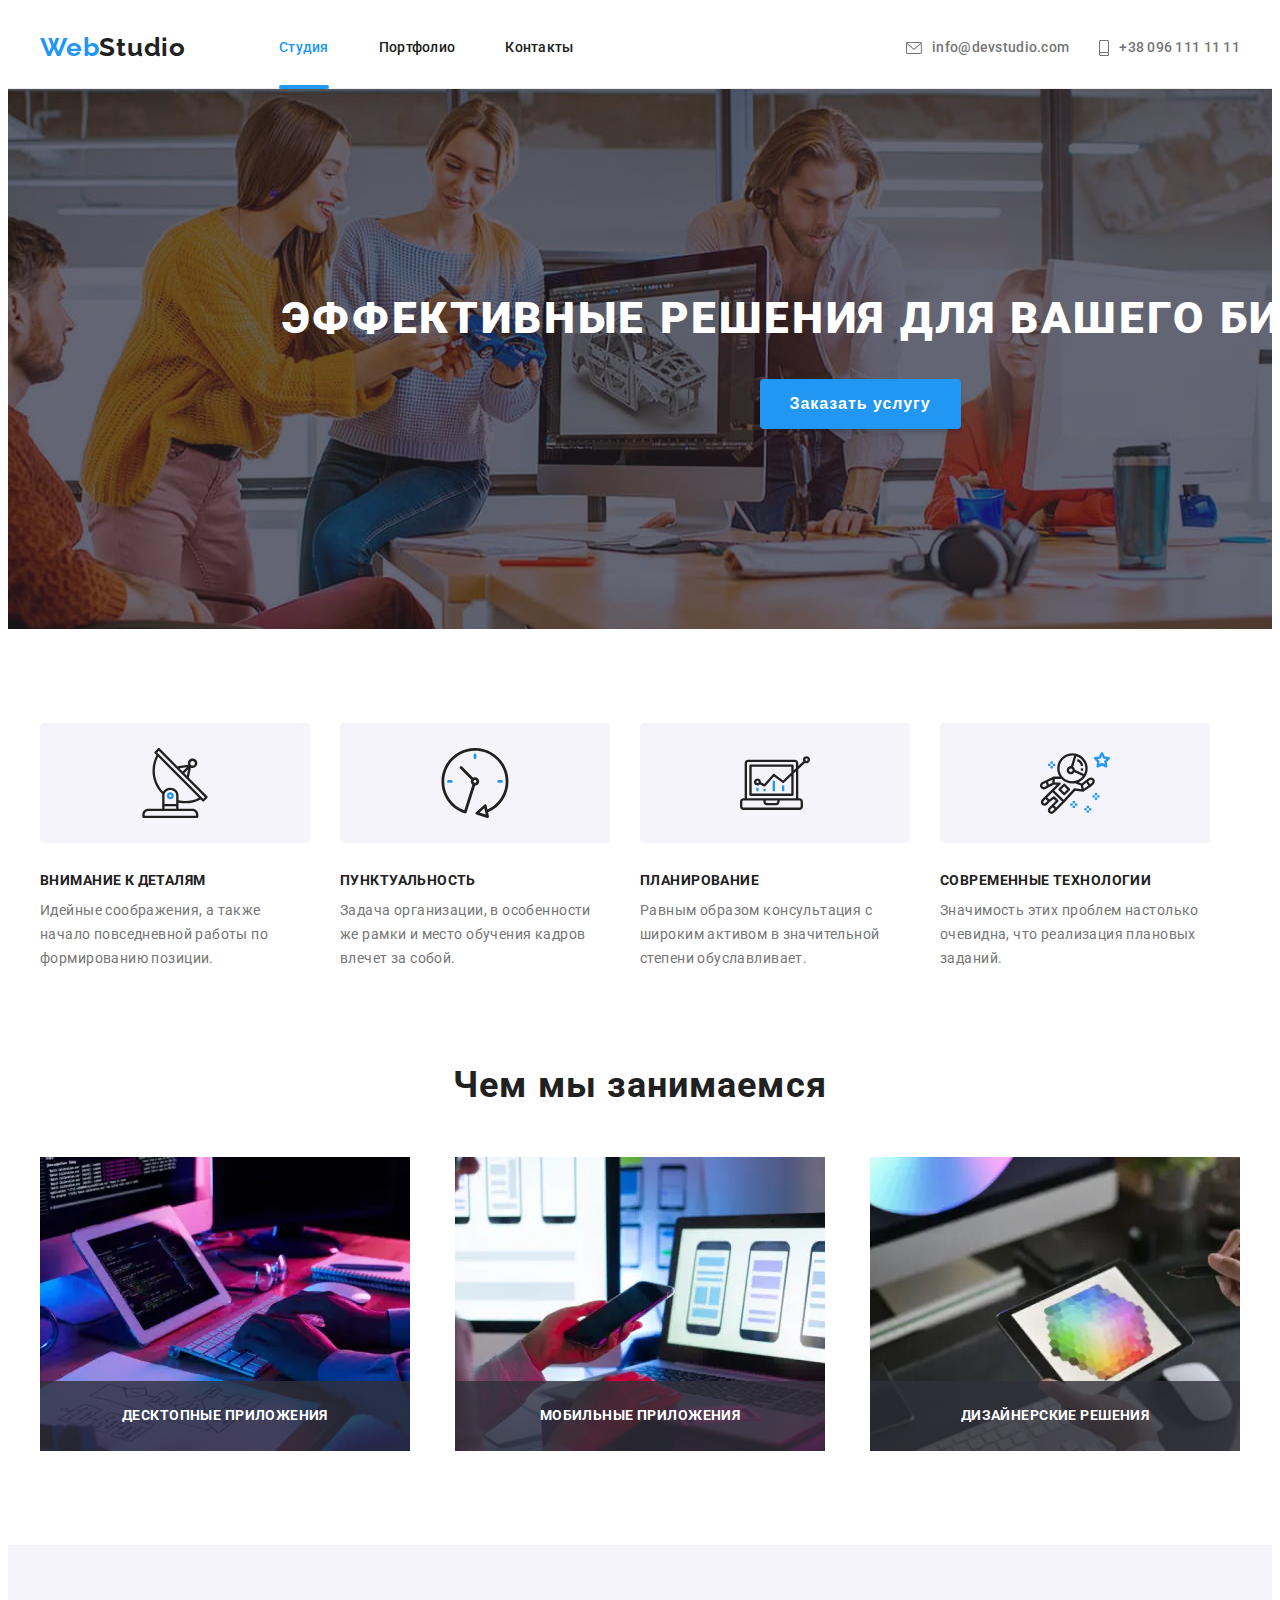
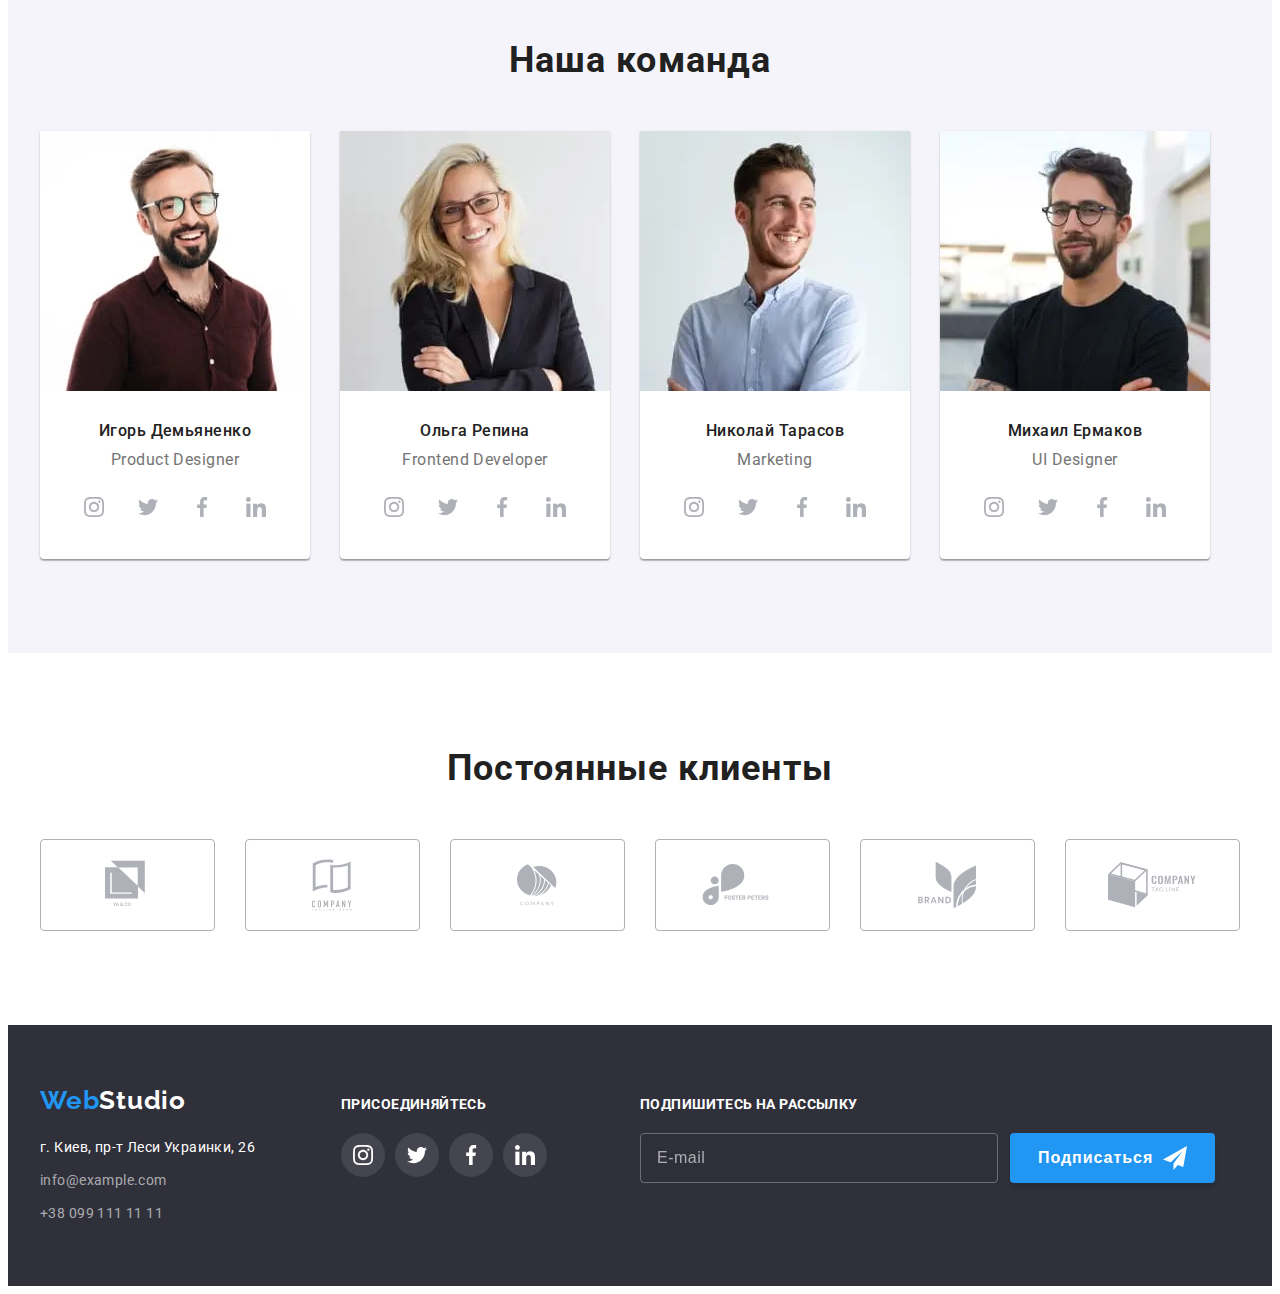
<file: index.html>
<!DOCTYPE html>
<html lang="ru">
  <head>
    <meta charset="UTF-8" />
    <meta name="viewport" content="width=device-width, initial-scale=1.0" />
    <title lang="en">WebStudio</title>
    <link
      rel="stylesheet"
      href="https://cdnjs.cloudflare.com/ajax/libs/modern-normalize/1.0.0/modern-normalize.min.css"
      integrity="sha512-ISS7cAi1PEhQ8jnbJpJZMd29NlhNj4AWYyLOSp2CE/CsHxTCu+r+t0D2yoJudVrd0/8fTVPUVDzY5Tvli75u/g=="
      crossorigin="anonymous"
    />
    <link rel="preconnect" href="https://fonts.gstatic.com" />
    <link
      href="https://fonts.googleapis.com/css2?family=Raleway:wght@700&family=Roboto:wght@400;500;700;900&display=swap"
      rel="stylesheet"
    />
    <link rel="stylesheet" href="./css/main.min.css" />
  </head>
  <body>
    <header class="header">
      <div class="container">
        <nav class="navigation">
          <a class="logo link" lang="en" href="index.html">
            <span class="logo-color">Web</span>Studio
          </a>
          <ul class="navigation-list list">
            <li class="navigation-list-item">
              <a
                class="navigation-list-link current-tablet-desktop link"
                href="./index.html"
                >Студия</a
              >
            </li>
            <li class="navigation-list-item">
              <a class="navigation-list-link link" href="./portfolio.html"
                >Портфолио</a
              >
            </li>
            <li class="navigation-list-item">
              <a class="navigation-list-link link" href="#">Контакты</a>
            </li>
          </ul>
        </nav>
        <button type="button" class="burger-btn" data-menu-button>
          <svg class="burger-icon">
            <use href="./images/sprite-svg/sprite.svg#burger-icon"></use>
          </svg>
        </button>
        <ul class="contacts-list list">
          <li class="contacts-list-item">
            <a class="head-contacts link" href="mailto:info@devstudio.com">
              <svg class="icon-mail">
                <use href="./images/sprite-svg/sprite.svg#icon-mail"></use>
              </svg>
              info@devstudio.com</a
            >
          </li>
          <li class="contacts-list-item">
            <a class="head-contacts link" href="tel:+380961111111">
              <svg class="icon-smartphone">
                <use
                  href="./images/sprite-svg/sprite.svg#icon-smartphone"
                ></use>
              </svg>
              +38 096 111 11 11</a
            >
          </li>
        </ul>
      </div>
    </header>
    <main>
      <!-- Hero -->
      <section class="section-hero">
        <div class="container">
          <h1 class="hero-title">Эффективные решения для вашего бизнеса</h1>
          <button class="hero-btn" type="button" data-modal-open>
            Заказать услугу
          </button>
        </div>
      </section>
      <!-- info -->
      <section class="section-info">
        <div class="container">
          <h2 class="visually-hidden">Преимущества компаниии</h2>
          <ul class="info-list list">
            <li class="info-item">
              <div class="info-icon">
                <svg width="70" height="70" class="info-icon-pic">
                  <use href="./images/sprite-svg/sprite.svg#icon-antenna"></use>
                </svg>
              </div>
              <h3 class="info-item-title">Внимание к деталям</h3>
              <p class="info-item-text">
                Идейные соображения, а также начало повседневной работы по
                формированию позиции.
              </p>
            </li>
            <li class="info-item">
              <div class="info-icon">
                <svg width="70" height="70" class="info-icon-pic">
                  <use href="./images/sprite-svg/sprite.svg#icon-clock"></use>
                </svg>
              </div>
              <h3 class="info-item-title">Пунктуальность</h3>
              <p class="info-item-text">
                Задача организации, в особенности же рамки и место обучения
                кадров влечет за собой.
              </p>
            </li>
            <li class="info-item">
              <div class="info-icon">
                <svg width="70" height="70" class="info-icon-pic">
                  <use href="./images/sprite-svg/sprite.svg#icon-diagram"></use>
                </svg>
              </div>
              <h3 class="info-item-title">Планирование</h3>
              <p class="info-item-text">
                Равным образом консультация с широким активом в значительной
                степени обуславливает.
              </p>
            </li>
            <li class="info-item">
              <div class="info-icon">
                <svg width="70" height="70" class="info-icon-pic">
                  <use
                    href="./images/sprite-svg/sprite.svg#icon-astronaut"
                  ></use>
                </svg>
              </div>
              <h3 class="info-item-title">Современные технологии</h3>
              <p class="info-item-text">
                Значимость этих проблем настолько очевидна, что реализация
                плановых заданий.
              </p>
            </li>
          </ul>
        </div>
      </section>
      <!-- What are we doing -->
      <section class="section-we-doing">
        <div class="container">
          <h2 class="we-doing-title">Чем мы занимаемся</h2>
          <ul class="we-doing-list list">
            <li class="we-doing-item">
              <picture>
                <source
                  srcset="
                    ./images/What-are-we-doing/img1.webp    1x,
                    ./images/What-are-we-doing/img1@2x.webp 2x
                  "
                  media="(min-width: 1200px)"
                  type="image/webp"
                />
                <source
                  srcset="
                    ./images/What-are-we-doing/img1.jpg    1x,
                    ./images/What-are-we-doing/img1@2x.jpg 2x
                  "
                  media="(min-width: 1200px)"
                />
                <img
                  class="we-doing-img"
                  src="./images/What-are-we-doing/img1.jpg"
                  alt="Написание кода приложения"
                  width="370"
                  height="294"
                />
              </picture>
              <p class="we-doing-text">Десктопные приложения</p>
            </li>
            <li class="we-doing-item">
              <picture>
                <source
                  srcset="
                    ./images/What-are-we-doing/img2.webp    1x,
                    ./images/What-are-we-doing/img2@2x.webp 2x
                  "
                  media="(min-width: 1200px)"
                  type="image/webp"
                />
                <source
                  srcset="
                    ./images/What-are-we-doing/img2.jpg    1x,
                    ./images/What-are-we-doing/img2@2x.jpg 2x
                  "
                  media="(min-width: 1200px)"
                />
                <img
                  class="we-doing-img"
                  src="./images/What-are-we-doing/img2.jpg"
                  alt="Синхронизация с телефоном"
                  width="370"
                  height="294"
                />
              </picture>
              <p class="we-doing-text">Мобильные приложения</p>
            </li>
            <li class="we-doing-item">
              <picture>
                <source
                  srcset="
                    ./images/What-are-we-doing/img3.webp    1x,
                    ./images/What-are-we-doing/img3@2x.webp 2x
                  "
                  media="(min-width: 1200px)"
                  type="image/webp"
                />
                <source
                  srcset="
                    ./images/What-are-we-doing/img3.jpg    1x,
                    ./images/What-are-we-doing/img3@2x.jpg 2x
                  "
                  media="(min-width: 1200px)"
                />
                <img
                  class="we-doing-img"
                  src="./images/What-are-we-doing/img3.jpg"
                  alt="Выбор цвета"
                  width="370"
                  height="294"
                />
              </picture>
              <p class="we-doing-text">Дизайнерские решения</p>
            </li>
          </ul>
        </div>
      </section>
      <!-- our team -->
      <section class="section-team">
        <div class="container">
          <h2 class="team-title">Наша команда</h2>
          <ul class="team-list list">
            <li class="team-item">
              <picture>
                <source
                  srcset="
                    ./images/our-team/Игорь-Демьяненко/Игорь-Демьяненко-desktop.webp    1x,
                    ./images/our-team/Игорь-Демьяненко/Игорь-Демьяненко-desktop@2x.webp 2x
                  "
                  media="(min-width: 1200px)"
                  type="image/webp"
                />
                <source
                  srcset="
                    ./images/our-team/Игорь-Демьяненко/Игорь-Демьяненко-desktop.jpg    1x,
                    ./images/our-team/Игорь-Демьяненко/Игорь-Демьяненко-desktop@2x.jpg 2x
                  "
                  media="(min-width: 1200px)"
                />
                <source
                  srcset="
                    ./images/our-team/Игорь-Демьяненко/Игорь-Демьяненко-tablet.webp    1x,
                    ./images/our-team/Игорь-Демьяненко/Игорь-Демьяненко-tablet@2x.webp 2x
                  "
                  media="(min-width: 768px)"
                  type="image/webp"
                />
                <source
                  srcset="
                    ./images/our-team/Игорь-Демьяненко/Игорь-Демьяненко-tablet.jpg    1x,
                    ./images/our-team/Игорь-Демьяненко/Игорь-Демьяненко-tablet@2x.jpg 2x
                  "
                  media="(min-width: 768px)"
                />
                <source
                  srcset="
                    ./images/our-team/Игорь-Демьяненко/Игорь-Демьяненко-mobile.webp    1x,
                    ./images/our-team/Игорь-Демьяненко/Игорь-Демьяненко-mobile@2x.webp 2x
                  "
                  media="(min-width: 320px)"
                  type="image/webp"
                />
                <source
                  srcset="
                    ./images/our-team/Игорь-Демьяненко/Игорь-Демьяненко-mobile.jpg    1x,
                    ./images/our-team/Игорь-Демьяненко/Игорь-Демьяненко-mobile@2x.jpg 2x
                  "
                  media="(min-width: 320px)"
                />
                <img
                  class="team-img"
                  src="./images/our-team/Игорь-Демьяненко/Игорь-Демьяненко-desktop.jpg"
                  alt="Фото Игорь Демьяненко"
                />
              </picture>
              <h3 class="team-name">Игорь Демьяненко</h3>
              <p class="team-profession" lang="en">Product Designer</p>
              <ul class="social-list list">
                <li class="social-list-item">
                  <a class="social-list-link link" href="#">
                    <svg class="social-list-icon social-light-theme">
                      <use
                        href="./images/sprite-svg/sprite.svg#icon-instagram"
                      ></use>
                    </svg>
                  </a>
                </li>
                <li class="social-list-item">
                  <a class="social-list-link link" href="#">
                    <svg class="social-list-icon social-light-theme">
                      <use
                        href="./images/sprite-svg/sprite.svg#icon-twitter"
                      ></use>
                    </svg>
                  </a>
                </li>
                <li class="social-list-item">
                  <a class="social-list-link link" href="#">
                    <svg class="social-list-icon social-light-theme">
                      <use
                        href="./images/sprite-svg/sprite.svg#icon-facebook"
                      ></use>
                    </svg>
                  </a>
                </li>
                <li class="social-list-item">
                  <a class="social-list-link link" href="#">
                    <svg class="social-list-icon social-light-theme">
                      <use
                        href="./images/sprite-svg/sprite.svg#icon-linkedin"
                      ></use>
                    </svg>
                  </a>
                </li>
              </ul>
            </li>
            <li class="team-item">
              <picture>
                <source
                  srcset="
                    ./images/our-team/Ольга-Репина/Ольга-Репина-desktop.webp    1x,
                    ./images/our-team/Ольга-Репина/Ольга-Репина-desktop@2x.webp 2x
                  "
                  media="(min-width: 1200px)"
                  type="image/webp"
                />
                <source
                  srcset="
                    ./images/our-team/Ольга-Репина/Ольга-Репина-desktop.jpg    1x,
                    ./images/our-team/Ольга-Репина/Ольга-Репина-desktop@2x.jpg 2x
                  "
                  media="(min-width: 1200px)"
                />
                <source
                  srcset="
                    ./images/our-team/Ольга-Репина/Ольга-Репина-tablet.webp    1x,
                    ./images/our-team/Ольга-Репина/Ольга-Репина-tablet@2x.webp 2x
                  "
                  media="(min-width: 768px)"
                  type="image/webp"
                />
                <source
                  srcset="
                    ./images/our-team/Ольга-Репина/Ольга-Репина-tablet.jpg    1x,
                    ./images/our-team/Ольга-Репина/Ольга-Репина-tablet@2x.jpg 2x
                  "
                  media="(min-width: 768px)"
                />
                <source
                  srcset="
                    ./images/our-team/Ольга-Репина/Ольга-Репина-mobile.webp    1x,
                    ./images/our-team/Ольга-Репина/Ольга-Репина-mobile@2x.webp 2x
                  "
                  media="(min-width: 320px)"
                  type="image/webp"
                />
                <source
                  srcset="
                    ./images/our-team/Ольга-Репина/Ольга-Репина-mobile.jpg    1x,
                    ./images/our-team/Ольга-Репина/Ольга-Репина-mobile@2x.jpg 2x
                  "
                  media="(min-width: 320px)"
                />
                <img
                  class="team-img"
                  src="./images/our-team/Ольга-Репина/Ольга-Репина-desktop.jpg"
                  alt="Фото Ольга Репина"
                />
              </picture>
              <h3 class="team-name">Ольга Репина</h3>
              <p class="team-profession" lang="en">Frontend Developer</p>
              <ul class="social-list list">
                <li class="social-list-item">
                  <a class="social-list-link link" href="#">
                    <svg class="social-list-icon social-light-theme">
                      <use
                        href="./images/sprite-svg/sprite.svg#icon-instagram"
                      ></use>
                    </svg>
                  </a>
                </li>
                <li class="social-list-item">
                  <a class="social-list-link link" href="#">
                    <svg class="social-list-icon social-light-theme">
                      <use
                        href="./images/sprite-svg/sprite.svg#icon-twitter"
                      ></use>
                    </svg>
                  </a>
                </li>
                <li class="social-list-item">
                  <a class="social-list-link link" href="#">
                    <svg class="social-list-icon social-light-theme">
                      <use
                        href="./images/sprite-svg/sprite.svg#icon-facebook"
                      ></use>
                    </svg>
                  </a>
                </li>
                <li class="social-list-item">
                  <a class="social-list-link link" href="#">
                    <svg class="social-list-icon social-light-theme">
                      <use
                        href="./images/sprite-svg/sprite.svg#icon-linkedin"
                      ></use>
                    </svg>
                  </a>
                </li>
              </ul>
            </li>
            <li class="team-item">
              <picture>
                <source
                  srcset="
                    ./images/our-team/Николай-Тарасов/Николай-Тарасов-desktop.webp    1x,
                    ./images/our-team/Николай-Тарасов/Николай-Тарасов-desktop@2x.webp 2x
                  "
                  media="(min-width: 1200px)"
                  type="image/webp"
                />
                <source
                  srcset="
                    ./images/our-team/Николай-Тарасов/Николай-Тарасов-desktop.jpg    1x,
                    ./images/our-team/Николай-Тарасов/Николай-Тарасов-desktop@2x.jpg 2x
                  "
                  media="(min-width: 1200px)"
                />
                <source
                  srcset="
                    ./images/our-team/Николай-Тарасов/Николай-Тарасов-tablet.webp    1x,
                    ./images/our-team/Николай-Тарасов/Николай-Тарасов-tablet@2x.webp 2x
                  "
                  media="(min-width: 768px)"
                  type="image/webp"
                />
                <source
                  srcset="
                    ./images/our-team/Николай-Тарасов/Николай-Тарасов-tablet.jpg    1x,
                    ./images/our-team/Николай-Тарасов/Николай-Тарасов-tablet@2x.jpg 2x
                  "
                  media="(min-width: 768px)"
                />
                <source
                  srcset="
                    ./images/our-team/Николай-Тарасов/Николай-Тарасов-mobile.webp    1x,
                    ./images/our-team/Николай-Тарасов/Николай-Тарасов-mobile@2x.webp 2x
                  "
                  media="(min-width: 320px)"
                  type="image/webp"
                />
                <source
                  srcset="
                    ./images/our-team/Николай-Тарасов/Николай-Тарасов-mobile.jpg    1x,
                    ./images/our-team/Николай-Тарасов/Николай-Тарасов-mobile@2x.jpg 2x
                  "
                  media="(min-width: 320px)"
                />
                <img
                  class="team-img"
                  src="./images/our-team/Николай-Тарасов/Николай-Тарасов-desktop.jpg"
                  alt="Фото Николай Тарасов"
                />
              </picture>
              <h3 class="team-name">Николай Тарасов</h3>
              <p class="team-profession" lang="en">Marketing</p>
              <ul class="social-list list">
                <li class="social-list-item">
                  <a class="social-list-link link" href="#">
                    <svg class="social-list-icon social-light-theme">
                      <use
                        href="./images/sprite-svg/sprite.svg#icon-instagram"
                      ></use>
                    </svg>
                  </a>
                </li>
                <li class="social-list-item">
                  <a class="social-list-link link" href="#">
                    <svg class="social-list-icon social-light-theme">
                      <use
                        href="./images/sprite-svg/sprite.svg#icon-twitter"
                      ></use>
                    </svg>
                  </a>
                </li>
                <li class="social-list-item">
                  <a class="social-list-link link" href="#">
                    <svg class="social-list-icon social-light-theme">
                      <use
                        href="./images/sprite-svg/sprite.svg#icon-facebook"
                      ></use>
                    </svg>
                  </a>
                </li>
                <li class="social-list-item">
                  <a class="social-list-link link" href="#">
                    <svg class="social-list-icon social-light-theme">
                      <use
                        href="./images/sprite-svg/sprite.svg#icon-linkedin"
                      ></use>
                    </svg>
                  </a>
                </li>
              </ul>
            </li>
            <li class="team-item">
              <picture>
                <source
                  srcset="
                    ./images/our-team/Михаил-Ермаков/Михаил-Ермаков-desktop.webp    1x,
                    ./images/our-team/Михаил-Ермаков/Михаил-Ермаков-desktop@2x.webp 2x
                  "
                  media="(min-width: 1200px)"
                  type="image/webp"
                />
                <source
                  srcset="
                    ./images/our-team/Михаил-Ермаков/Михаил-Ермаков-desktop.jpg    1x,
                    ./images/our-team/Михаил-Ермаков/Михаил-Ермаков-desktop@2x.jpg 2x
                  "
                  media="(min-width: 1200px)"
                />
                <source
                  srcset="
                    ./images/our-team/Михаил-Ермаков/Михаил-Ермаков-tablet.webp    1x,
                    ./images/our-team/Михаил-Ермаков/Михаил-Ермаков-tablet@2x.webp 2x
                  "
                  media="(min-width: 768px)"
                  type="image/webp"
                />
                <source
                  srcset="
                    ./images/our-team/Михаил-Ермаков/Михаил-Ермаков-tablet.jpg    1x,
                    ./images/our-team/Михаил-Ермаков/Михаил-Ермаков-tablet@2x.jpg 2x
                  "
                  media="(min-width: 768px)"
                />
                <source
                  srcset="
                    ./images/our-team/Михаил-Ермаков/Михаил-Ермаков-mobile.webp    1x,
                    ./images/our-team/Михаил-Ермаков/Михаил-Ермаков-mobile@2x.webp 2x
                  "
                  media="(min-width: 320px)"
                  type="image/webp"
                />
                <source
                  srcset="
                    ./images/our-team/Михаил-Ермаков/Михаил-Ермаков-mobile.jpg    1x,
                    ./images/our-team/Михаил-Ермаков/Михаил-Ермаков-mobile@2x.jpg 2x
                  "
                  media="(min-width: 320px)"
                />
                <img
                  class="team-img"
                  src="./images/our-team/Михаил-Ермаков/Михаил-Ермаков-desktop.jpg"
                  alt="Фото Михаил Ермаков"
                />
              </picture>
              <h3 class="team-name">Михаил Ермаков</h3>
              <p class="team-profession" lang="en">UI Designer</p>
              <ul class="social-list list">
                <li class="social-list-item">
                  <a class="social-list-link link" href="#">
                    <svg class="social-list-icon social-light-theme">
                      <use
                        href="./images/sprite-svg/sprite.svg#icon-instagram"
                      ></use>
                    </svg>
                  </a>
                </li>
                <li class="social-list-item">
                  <a class="social-list-link link" href="#">
                    <svg class="social-list-icon social-light-theme">
                      <use
                        href="./images/sprite-svg/sprite.svg#icon-twitter"
                      ></use>
                    </svg>
                  </a>
                </li>
                <li class="social-list-item">
                  <a class="social-list-link link" href="#">
                    <svg class="social-list-icon social-light-theme">
                      <use
                        href="./images/sprite-svg/sprite.svg#icon-facebook"
                      ></use>
                    </svg>
                  </a>
                </li>
                <li class="social-list-item">
                  <a class="social-list-link link" href="#">
                    <svg class="social-list-icon social-light-theme">
                      <use
                        href="./images/sprite-svg/sprite.svg#icon-linkedin"
                      ></use>
                    </svg>
                  </a>
                </li>
              </ul>
            </li>
          </ul>
        </div>
      </section>
      <!-- Regular customers -->
      <section class="section-customers">
        <div class="container">
          <h2 class="customers-title">Постоянные клиенты</h2>
          <ul class="customers-list list">
            <li class="customers-item">
              <a class="customers-link link" href="#">
                <svg width="44" height="50" class="customers-link-pic">
                  <use
                    href="./images/sprite-svg/sprite.svg#icon-company1"
                  ></use>
                </svg>
              </a>
            </li>
            <li class="customers-item">
              <a class="customers-link link" href="#">
                <svg width="40" height="52" class="customers-link-pic">
                  <use
                    href="./images/sprite-svg/sprite.svg#icon-company2"
                  ></use>
                </svg>
              </a>
            </li>
            <li class="customers-item">
              <a class="customers-link link" href="#">
                <svg width="40" height="42" class="customers-link-pic">
                  <use
                    href="./images/sprite-svg/sprite.svg#icon-company3"
                  ></use>
                </svg>
              </a>
            </li>
            <li class="customers-item">
              <a class="customers-link link" href="#">
                <svg width="80" height="42" class="customers-link-pic">
                  <use
                    href="./images/sprite-svg/sprite.svg#icon-company4"
                  ></use>
                </svg>
              </a>
            </li>
            <li class="customers-item">
              <a class="customers-link link" href="#">
                <svg width="58" height="46" class="customers-link-pic">
                  <use
                    href="./images/sprite-svg/sprite.svg#icon-company5"
                  ></use>
                </svg>
              </a>
            </li>
            <li class="customers-item">
              <a class="customers-link link" href="#">
                <svg width="88" height="46" class="customers-link-pic">
                  <use
                    href="./images/sprite-svg/sprite.svg#icon-company6"
                  ></use>
                </svg>
              </a>
            </li>
          </ul>
        </div>
      </section>
    </main>
    <!-- Contacts info -->
    <footer class="footer">
      <div class="container">
        <div class="footer-contacts-list">
          <a class="footer-logo link" lang="en" href="index.html">
            <span class="logo-color">Web</span>Studio
          </a>
          <address class="footer-address">
            <ul class="address-list list">
              <li class="address-item">
                <a
                  class="address-map link"
                  href="https://goo.gl/maps/zDSShLqWRXgAwJdu6"
                  target="_blank"
                  >г. Киев, пр-т Леси Украинки, 26</a
                >
              </li>
              <li class="address-item">
                <a class="footer-contacts link" href="mailto:info@devstudio.com"
                  >info@example.com</a
                >
              </li>
              <li class="address-item">
                <a class="footer-contacts link" href="tel:+380961111111"
                  >+38 099 111 11 11</a
                >
              </li>
            </ul>
          </address>
        </div>
        <div class="footer-social">
          <p class="social-title">Присоединяйтесь</p>
          <ul class="social-list list">
            <li class="social-list-item">
              <a class="social-list-link link" href="#">
                <svg class="social-list-icon social-dark-theme">
                  <use
                    href="./images/sprite-svg/sprite.svg#icon-instagram"
                  ></use>
                </svg>
              </a>
            </li>
            <li class="social-list-item">
              <a class="social-list-link link" href="#">
                <svg class="social-list-icon social-dark-theme">
                  <use href="./images/sprite-svg/sprite.svg#icon-twitter"></use>
                </svg>
              </a>
            </li>
            <li class="social-list-item">
              <a class="social-list-link link" href="#">
                <svg class="social-list-icon social-dark-theme">
                  <use
                    href="./images/sprite-svg/sprite.svg#icon-facebook"
                  ></use>
                </svg>
              </a>
            </li>
            <li class="social-list-item">
              <a class="social-list-link link" href="#">
                <svg class="social-list-icon social-dark-theme">
                  <use
                    href="./images/sprite-svg/sprite.svg#icon-linkedin"
                  ></use>
                </svg>
              </a>
            </li>
          </ul>
        </div>
        <div class="footer-submit">
          <h2 class="submit-title">Подпишитесь на рассылку</h2>
          <form action="#" class="footer-submit-form">
            <input
              type="email"
              placeholder="E-mail"
              class="footer-submit-input"
              name="user-email"
              required
            /><button class="footer-btn" type="submit">
              Подписаться
              <svg width="24" height="24" class="submit-icon">
                <use href="./images/sprite-svg/sprite.svg#icon-send"></use>
              </svg>
            </button>
          </form>
        </div>
      </div>
    </footer>
    <div class="backdrop is-hidden" data-modal>
      <div class="modal">
        <button class="modal-close" type="button" data-modal-close>
          <svg width="11" height="11" class="modal-icon">
            <use href="./images/sprite-svg/sprite.svg#icon-close-1"></use>
          </svg>
        </button>
        <form action="#" class="modal-form">
          <p class="modal-title">Оставьте свои данные, мы вам перезвоним</p>
          <div class="modal-form-container">
            <label for="name" class="modal-label">Имя</label>
            <div class="modal-box">
              <input
                type="text"
                id="name"
                name="name"
                class="modal-input"
                required
              />
              <svg width="18" height="18" class="modal-form-icon">
                <use
                  href="./images/sprite-svg/sprite.svg#icon-person-black"
                ></use>
              </svg>
            </div>
          </div>
          <div class="modal-form-container">
            <label for="tel" class="modal-label">Телефон</label>
            <div class="modal-box">
              <input
                type="tel"
                id="tel"
                name="phone"
                class="modal-input"
                required
              />
              <svg width="18" height="18" class="modal-form-icon">
                <use
                  href="./images/sprite-svg/sprite.svg#icon-phone-black"
                ></use>
              </svg>
            </div>
          </div>
          <div class="modal-form-container">
            <label for="mail" class="modal-label">Почта</label>
            <div class="modal-box">
              <input
                type="email"
                id="mail"
                name="mail"
                class="modal-input"
                required
              />
              <svg width="18" height="18" class="modal-form-icon">
                <use
                  href="./images/sprite-svg/sprite.svg#icon-email-black"
                ></use>
              </svg>
            </div>
          </div>
          <label for="modal-textarea" class="modal-label">Комментарий</label>
          <textarea
            class="modal-textarea"
            name="modal-textarea"
            id="modal-textarea"
            placeholder="Введите текст"
          ></textarea>
          <div class="container-checkbox">
            <label class="checkbox-label">
              <input
                type="checkbox"
                class="checkbox-input"
                name="checkbox"
                required
              />
              <span class="checkbox-icon"></span>Соглашаюсь с рассылкой и
              принимаю&nbsp;
              <a class="checkbox-link" href="#">Условия договора</a>
            </label>
          </div>
          <button type="submit" class="submit-btn">Отправить</button>
        </form>
      </div>
    </div>
    <div class="mobile-menu" data-menu>
      <button class="mobile-close-btn" data-menu-close>
        <svg class="mobile-close-icon">
          <use href="./images/sprite-svg/sprite.svg#close-icon"></use>
        </svg>
      </button>
      <nav class="mobile-menu-nav">
        <ul class="mobile-menu-nav-list list">
          <li class="mobile-menu-nav-item">
            <a
              href="./index.html"
              class="mobile-menu-nav-link link current"
              data-menu-close
              >Студия</a
            >
          </li>
          <li class="mobile-menu-nav-item">
            <a class="mobile-menu-nav-link link" href="./portfolio.html"
              >Портфолио</a
            >
          </li>
          <li class="mobile-menu-nav-item">
            <a href="#" class="mobile-menu-nav-link link">Контакты</a>
          </li>
        </ul>
      </nav>
      <div class="mobile-menu-contacts">
        <ul class="mobile-menu-contacts-list list">
          <li class="mobile-menu-contacts-item">
            <a class="mobile-menu-tel link" href="tel:+380961111111"
              >+38 099 111 11 11</a
            >
          </li>
          <li class="mobile-menu-contacts-item">
            <a class="mobile-menu-mail link" href="mailto:info@devstudio.com"
              >info@devstudio.com</a
            >
          </li>
        </ul>
        <ul class="mobile-social-list list">
          <li class="mobile-social-item">
            <a class="mobile-social-link link" href="#" lang="en">Instagram</a>
          </li>
          <li class="mobile-social-item">
            <a class="mobile-social-link link" href="#" lang="en">Twitter</a>
          </li>
          <li class="mobile-social-item">
            <a class="mobile-social-link link" href="#" lang="en">Facebook</a>
          </li>
          <li class="mobile-social-item">
            <a class="mobile-social-link link" href="#" lang="en">LinkedIn</a>
          </li>
        </ul>
      </div>
    </div>
    <script src="./js/modal.js"></script>
    <script src="./js/mobile-menu.js"></script>
  </body>
</html>
</file>
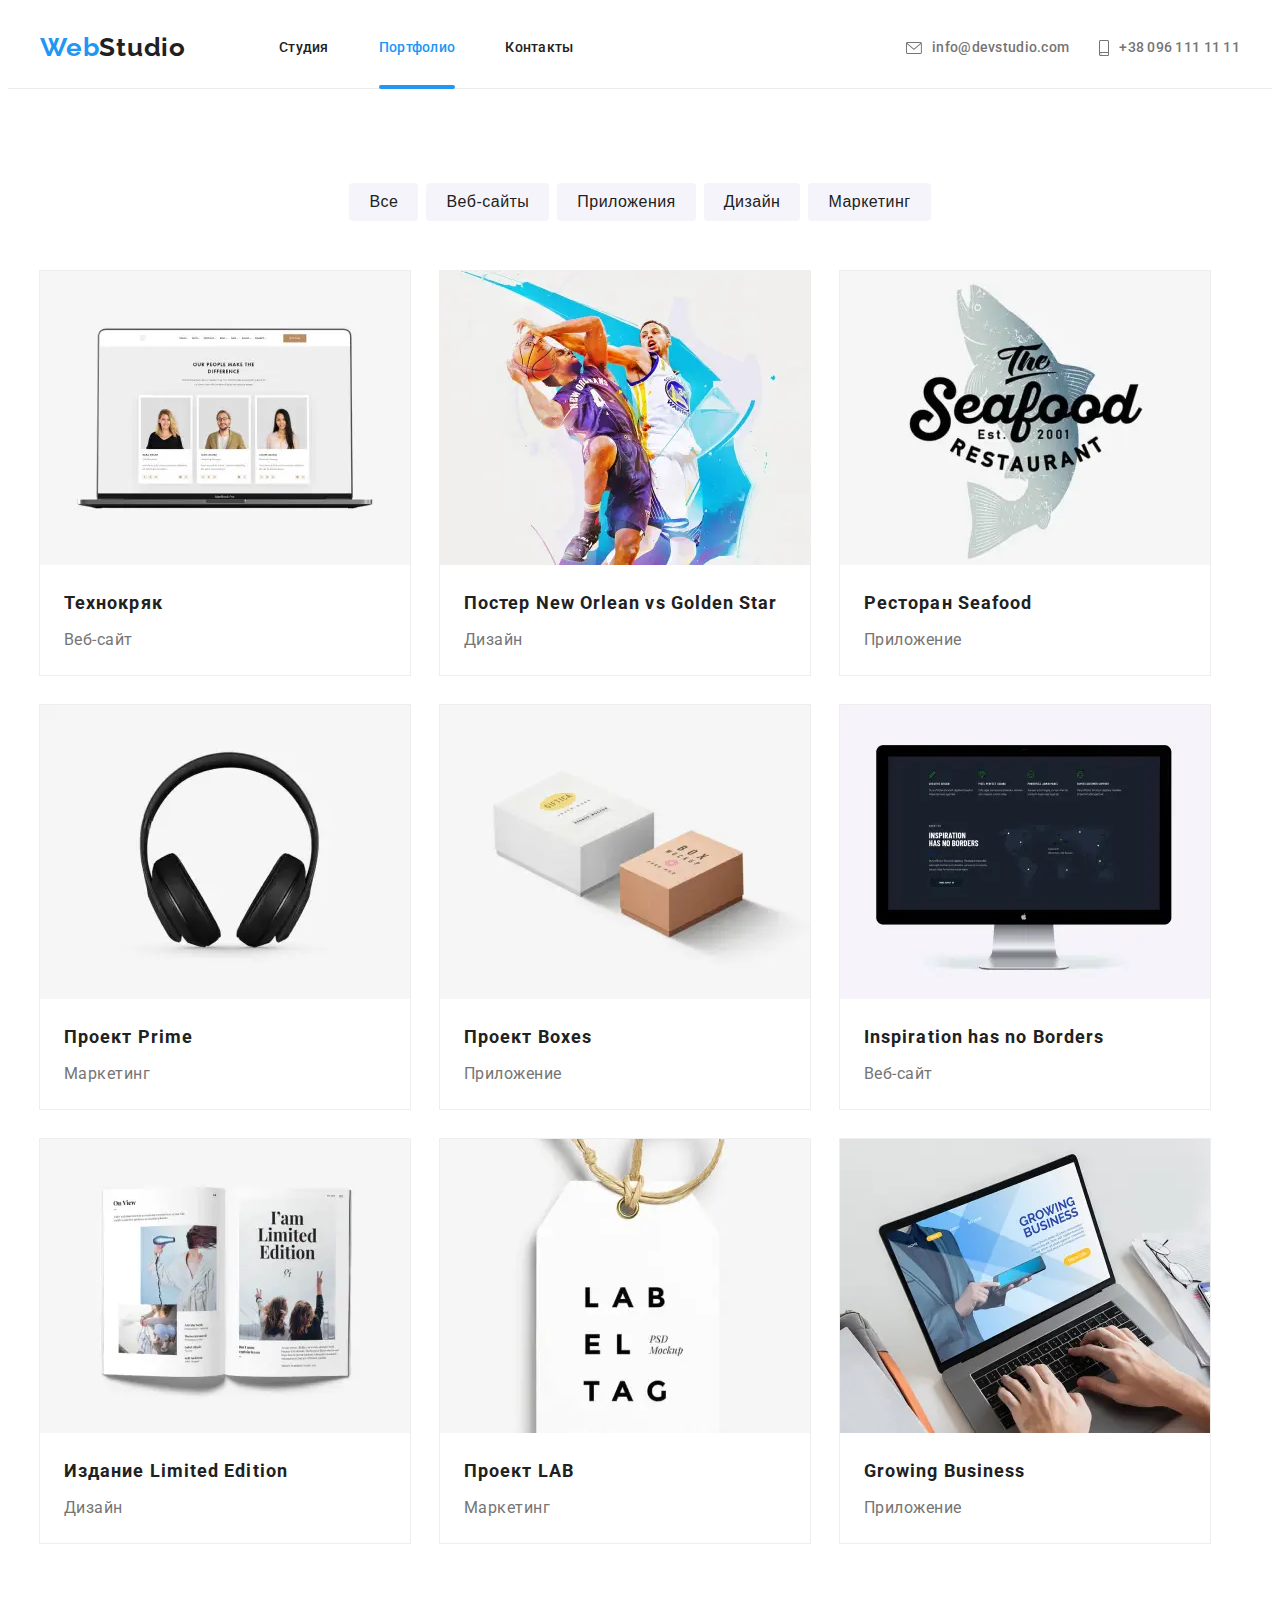
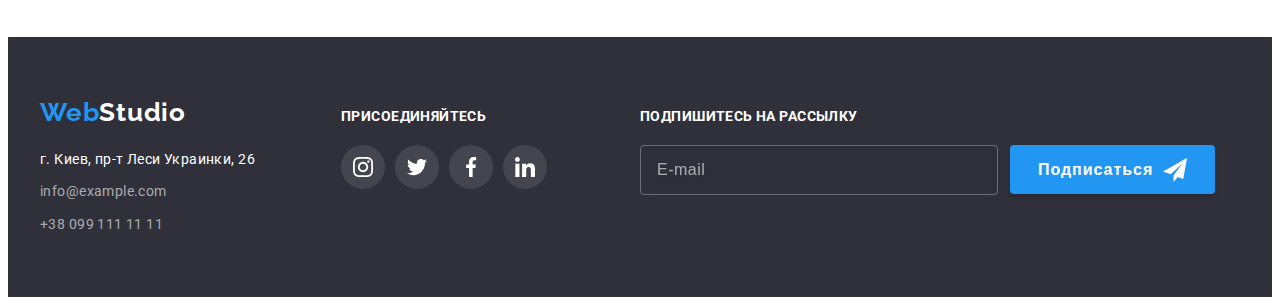
<file: portfolio.html>
<!DOCTYPE html>
<html lang="en">
  <head>
    <meta charset="UTF-8" />
    <meta name="viewport" content="width=device-width, initial-scale=1.0" />
    <title>Portfolio</title>
    <link
      rel="stylesheet"
      href="https://cdnjs.cloudflare.com/ajax/libs/modern-normalize/1.0.0/modern-normalize.min.css"
      integrity="sha512-ISS7cAi1PEhQ8jnbJpJZMd29NlhNj4AWYyLOSp2CE/CsHxTCu+r+t0D2yoJudVrd0/8fTVPUVDzY5Tvli75u/g=="
      crossorigin="anonymous"
    />
    <link rel="preconnect" href="https://fonts.gstatic.com" />
    <link
      href="https://fonts.googleapis.com/css2?family=Raleway:wght@700&family=Roboto:wght@400;500;700;900&display=swap"
      rel="stylesheet"
    />
    <link rel="stylesheet" href="./css/main.min.css" />
  </head>
  <body>
    <header class="header">
      <div class="container">
        <nav class="navigation">
          <a class="logo link" lang="en" href="index.html">
            <span class="logo-color">Web</span>Studio
          </a>
          <ul class="navigation-list list">
            <li class="navigation-list-item">
              <a class="navigation-list-link link" href="./index.html"
                >Студия</a
              >
            </li>
            <li class="navigation-list-item">
              <a
                class="navigation-list-link current-tablet-desktop link"
                href="./portfolio.html"
                >Портфолио</a
              >
            </li>
            <li class="navigation-list-item">
              <a class="navigation-list-link link" href="#">Контакты</a>
            </li>
          </ul>
        </nav>
        <button type="button" class="burger-btn" data-menu-button>
          <svg class="burger-icon">
            <use href="./images/sprite-svg/sprite.svg#burger-icon"></use>
          </svg>
        </button>
        <ul class="contacts-list list">
          <li class="contacts-list-item">
            <a class="head-contacts link" href="mailto:info@devstudio.com">
              <svg width="16" height="12" class="icon-mail">
                <use href="./images/sprite-svg/sprite.svg#icon-mail"></use>
              </svg>
              info@devstudio.com</a
            >
          </li>
          <li class="contacts-list-item">
            <a class="head-contacts link" href="tel:+380961111111">
              <svg width="10" height="16" class="icon-smartphone">
                <use
                  href="./images/sprite-svg/sprite.svg#icon-smartphone"
                ></use>
              </svg>
              +38 096 111 11 11</a
            >
          </li>
        </ul>
      </div>
    </header>
    <main>
     
      <section class="section-portfolio">
        <div class="container">
          <!-- Filter list -->
          <h1 class="visually-hidden">Выбор раздела</h1>
          <ul class="btn-list list">
            <li class="btn-item">
              <button class="portfolio-list-btn" type="button">Все</button>
            </li>
            <li class="btn-item">
              <button class="portfolio-list-btn" type="button">
                Веб-сайты
              </button>
            </li>
            <li class="btn-item">
              <button class="portfolio-list-btn" type="button">
                Приложения
              </button>
            </li>
            <li class="btn-item">
              <button class="portfolio-list-btn" type="button">Дизайн</button>
            </li>
            <li class="btn-item">
              <button class="portfolio-list-btn" type="button">
                Маркетинг
              </button>
            </li>
          </ul>
          <!-- Portfolio list -->
          <h2 class="visually-hidden">Портфолио</h2>
          <ul class="portfolio-list list">
            <li class="portfolio-list-item">
              <a class="portfolio-list-link link" href="#">
                <div class="thumb">
                  <picture>
                    <source
                      srcset="
                        ./images/Portf/технокряк/технокряк-desktop.webp    1x,
                        ./images/Portf/технокряк/технокряк-desktop@2x.webp 2x
                      "
                      media="(min-width: 1200px)"
                      type="image/webp"
                    />
                    <source
                      srcset="
                        ./images/Portf/технокряк/технокряк-desktop.jpg    1x,
                        ./images/Portf/технокряк/технокряк-desktop@2x.jpg 2x
                      "
                      media="(min-width: 1200px)"
                    />
                    <source
                      srcset="
                        ./images/Portf/технокряк/технокряк-tablet.webp    1x,
                        ./images/Portf/технокряк/технокряк-tablet@2x.webp 2x
                      "
                      media="(min-width: 768px)"
                      type="image/webp"
                    />
                    <source
                      srcset="
                        ./images/Portf/технокряк/технокряк-tablet.jpg    1x,
                        ./images/Portf/технокряк/технокряк-tablet@2x.jpg 2x
                      "
                      media="(min-width: 768px)"
                    />
                    <source
                      srcset="
                        ./images/Portf/технокряк/технокряк-mobile.webp    1x,
                        ./images/Portf/технокряк/технокряк-mobile@2x.webp 2x
                      "
                      media="(min-width: 320px)"
                      type="image/webp"
                    />
                    <source
                      srcset="
                        ./images/Portf/технокряк/технокряк-mobile.jpg    1x,
                        ./images/Portf/технокряк/технокряк-mobile@2x.jpg 2x
                      "
                      media="(min-width: 320px)"
                    />
                    <img
                      class="portfolio-list-img"
                      src="./images/Portf/технокряк/технокряк-desktop.jpg"
                      alt="изображение сайта на десктопе"
                    />
                  </picture>
                  <p class="thumb-text">
                    Технокряк это современная площадка распространения
                    коронавируса. Компании используют эту платформу для
                    цифрового шпионажа и атак на защищённые сервера конкурентов.
                  </p>
                </div>
                <div class="cards-title">
                  <h3 class="portfolio-list-title">Технокряк</h3>
                  <p class="portfolio-list-text">Веб-сайт</p>
                </div>
              </a>
            </li>
            <li class="portfolio-list-item">
              <a class="portfolio-list-link link" href="#">
                <div class="thumb">
                  <picture>
                    <source
                      srcset="
                        ./images/Portf/new-orlean/new-orlean-desktop.webp    1x,
                        ./images/Portf/new-orlean/new-orlean-desktop@2x.webp 2x
                      "
                      media="(min-width: 1200px)"
                      type="image/webp"
                    />
                    <source
                      srcset="
                        ./images/Portf/new-orlean/new-orlean-desktop.jpg    1x,
                        ./images/Portf/new-orlean/new-orlean-desktop@2x.jpg 2x
                      "
                      media="(min-width: 1200px)"
                    />
                    <source
                      srcset="
                        ./images/Portf/new-orlean/new-orlean-tablet.webp    1x,
                        ./images/Portf/new-orlean/new-orlean-tablet@2x.webp 2x
                      "
                      media="(min-width: 768px)"
                      type="image/webp"
                    />
                    <source
                      srcset="
                        ./images/Portf/new-orlean/new-orlean-tablet.jpg    1x,
                        ./images/Portf/new-orlean/new-orlean-tablet@2x.jpg 2x
                      "
                      media="(min-width: 768px)"
                    />
                    <source
                      srcset="
                        ./images/Portf/new-orlean/new-orlean-mobile.webp    1x,
                        ./images/Portf/new-orlean/new-orlean-mobile@2x.webp 2x
                      "
                      media="(min-width: 320px)"
                      type="image/webp"
                    />
                    <source
                      srcset="
                        ./images/Portf/new-orlean/new-orlean-mobile.jpg    1x,
                        ./images/Portf/new-orlean/new-orlean-mobile@2x.jpg 2x
                      "
                      media="(min-width: 320px)"
                    />
                    <img
                      class="portfolio-list-img"
                      src="./images/Portf/new-orlean/new-orlean-desktop.jpg"
                      alt="два баскетболиста в прыжке за мяч"
                    />
                  </picture>
                  <p class="thumb-text">
                    Технокряк это современная площадка распространения
                    коронавируса. Компании используют эту платформу для
                    цифрового шпионажа и атак на защищённые сервера конкурентов.
                  </p>
                </div>
                <div class="cards-title">
                  <h3 class="portfolio-list-title">
                    Постер New Orlean vs Golden Star
                  </h3>
                  <p class="portfolio-list-text">Дизайн</p>
                </div>
              </a>
            </li>
            <li class="portfolio-list-item">
              <a class="portfolio-list-link link" href="#">
                <div class="thumb">
                  <picture>
                    <source
                      srcset="
                        ./images/Portf/seafood/seafood-desktop.webp    1x,
                        ./images/Portf/seafood/seafood-desktop@2x.webp 2x
                      "
                      media="(min-width: 1200px)"
                      type="image/webp"
                    />
                    <source
                      srcset="
                        ./images/Portf/seafood/seafood-desktop.jpg    1x,
                        ./images/Portf/seafood/seafood-desktop@2x.jpg 2x
                      "
                      media="(min-width: 1200px)"
                    />
                    <source
                      srcset="
                        ./images/Portf/seafood/seafood-tablet.webp    1x,
                        ./images/Portf/seafood/seafood-tablet@2x.webp 2x
                      "
                      media="(min-width: 768px)"
                      type="image/webp"
                    />
                    <source
                      srcset="
                        ./images/Portf/seafood/seafood-tablet.jpg    1x,
                        ./images/Portf/seafood/seafood-tablet@2x.jpg 2x
                      "
                      media="(min-width: 768px)"
                    />
                    <source
                      srcset="
                        ./images/Portf/seafood/seafood-mobile.webp    1x,
                        ./images/Portf/seafood/seafood-mobile@2x.webp 2x
                      "
                      media="(min-width: 320px)"
                      type="image/webp"
                    />
                    <source
                      srcset="
                        ./images/Portf/seafood/seafood-mobile.jpg    1x,
                        ./images/Portf/seafood/seafood-mobile@2x.jpg 2x
                      "
                      media="(min-width: 320px)"
                    />
                    <img
                      class="portfolio-list-img"
                      src="./images/Portf/seafood/seafood-desktop.jpg"
                      alt="логотип ресторана морской еды"
                    />
                  </picture>
                  <p class="thumb-text">
                    Технокряк это современная площадка распространения
                    коронавируса. Компании используют эту платформу для
                    цифрового шпионажа и атак на защищённые сервера конкурентов.
                  </p>
                </div>
                <div class="cards-title">
                  <h3 class="portfolio-list-title">Ресторан Seafood</h3>
                  <p class="portfolio-list-text">Приложение</p>
                </div>
              </a>
            </li>
            <li class="portfolio-list-item">
              <a class="portfolio-list-link link" href="#">
                <div class="thumb">
                  <picture>
                    <source
                      srcset="
                        ./images/Portf/prime/prime-desktop.webp    1x,
                        ./images/Portf/prime/prime-desktop@2x.webp 2x
                      "
                      media="(min-width: 1200px)"
                      type="image/webp"
                    />
                    <source
                      srcset="
                        ./images/Portf/prime/prime-desktop.jpg    1x,
                        ./images/Portf/prime/prime-desktop@2x.jpg 2x
                      "
                      media="(min-width: 1200px)"
                    />
                    <source
                      srcset="
                        ./images/Portf/prime/prime-tablet.webp    1x,
                        ./images/Portf/prime/prime-tablet@2x.webp 2x
                      "
                      media="(min-width: 768px)"
                      type="image/webp"
                    />
                    <source
                      srcset="
                        ./images/Portf/prime/prime-tablet.jpg    1x,
                        ./images/Portf/prime/prime-tablet@2x.jpg 2x
                      "
                      media="(min-width: 768px)"
                    />
                    <source
                      srcset="
                        ./images/Portf/prime/prime-mobile.webp    1x,
                        ./images/Portf/prime/prime-mobile@2x.webp 2x
                      "
                      media="(min-width: 320px)"
                      type="image/webp"
                    />
                    <source
                      srcset="
                        ./images/Portf/prime/prime-mobile.jpg    1x,
                        ./images/Portf/prime/prime-mobile@2x.jpg 2x
                      "
                      media="(min-width: 320px)"
                    />
                    <img
                      class="portfolio-list-img"
                      src="./images/Portf/prime/prime-desktop.jpg"
                      alt="наушники"
                    />
                  </picture>
                  <p class="thumb-text">
                    Технокряк это современная площадка распространения
                    коронавируса. Компании используют эту платформу для
                    цифрового шпионажа и атак на защищённые сервера конкурентов.
                  </p>
                </div>
                <div class="cards-title">
                  <h3 class="portfolio-list-title">Проект Prime</h3>
                  <p class="portfolio-list-text">Маркетинг</p>
                </div>
              </a>
            </li>
            <li class="portfolio-list-item">
              <a class="portfolio-list-link link" href="#">
                <div class="thumb">
                  <picture>
                    <source
                      srcset="
                        ./images/Portf/boxes/boxes-desktop.webp    1x,
                        ./images/Portf/boxes/boxes-desktop@2x.webp 2x
                      "
                      media="(min-width: 1200px)"
                      type="image/webp"
                    />
                    <source
                      srcset="
                        ./images/Portf/boxes/boxes-desktop.jpg    1x,
                        ./images/Portf/boxes/boxes-desktop@2x.jpg 2x
                      "
                      media="(min-width: 1200px)"
                    />
                    <source
                      srcset="
                        ./images/Portf/boxes/boxes-tablet.webp    1x,
                        ./images/Portf/boxes/boxes-tablet@2x.webp 2x
                      "
                      media="(min-width: 768px)"
                      type="image/webp"
                    />
                    <source
                      srcset="
                        ./images/Portf/boxes/boxes-tablet.jpg    1x,
                        ./images/Portf/boxes/boxes-tablet@2x.jpg 2x
                      "
                      media="(min-width: 768px)"
                    />
                    <source
                      srcset="
                        ./images/Portf/boxes/boxes-mobile.webp    1x,
                        ./images/Portf/boxes/boxes-mobile@2x.webp 2x
                      "
                      media="(min-width: 320px)"
                      type="image/webp"
                    />
                    <source
                      srcset="
                        ./images/Portf/boxes/boxes-mobile.jpg    1x,
                        ./images/Portf/boxes/boxes-mobile@2x.jpg 2x
                      "
                      media="(min-width: 320px)"
                    />
                    <img
                      class="portfolio-list-img"
                      src="./images/Portf/boxes/boxes-desktop.jpg"
                      alt="две коробочки"
                    />
                  </picture>
                  <p class="thumb-text">
                    Технокряк это современная площадка распространения
                    коронавируса. Компании используют эту платформу для
                    цифрового шпионажа и атак на защищённые сервера конкурентов.
                  </p>
                </div>
                <div class="cards-title">
                  <h3 class="portfolio-list-title">Проект Boxes</h3>
                  <p class="portfolio-list-text">Приложение</p>
                </div>
              </a>
            </li>
            <li class="portfolio-list-item">
              <a class="portfolio-list-link link" href="#">
                <div class="thumb">
                  <picture>
                    <source
                      srcset="
                        ./images/Portf/inspiration/inspiration-desktop.webp    1x,
                        ./images/Portf/inspiration/inspiration-desktop@2x.webp 2x
                      "
                      media="(min-width: 1200px)"
                      type="image/webp"
                    />
                    <source
                      srcset="
                        ./images/Portf/inspiration/inspiration-desktop.jpg    1x,
                        ./images/Portf/inspiration/inspiration-desktop@2x.jpg 2x
                      "
                      media="(min-width: 1200px)"
                    />
                    <source
                      srcset="
                        ./images/Portf/inspiration/inspiration-tablet.webp    1x,
                        ./images/Portf/inspiration/inspiration-tablet@2x.webp 2x
                      "
                      media="(min-width: 768px)"
                      type="image/webp"
                    />
                    <source
                      srcset="
                        ./images/Portf/inspiration/inspiration-tablet.jpg    1x,
                        ./images/Portf/inspiration/inspiration-tablet@2x.jpg 2x
                      "
                      media="(min-width: 768px)"
                    />
                    <source
                      srcset="
                        ./images/Portf/inspiration/inspiration-mobile.webp    1x,
                        ./images/Portf/inspiration/inspiration-mobile@2x.webp 2x
                      "
                      media="(min-width: 320px)"
                      type="image/webp"
                    />
                    <source
                      srcset="
                        ./images/Portf/inspiration/inspiration-mobile.jpg    1x,
                        ./images/Portf/inspiration/inspiration-mobile@2x.jpg 2x
                      "
                      media="(min-width: 320px)"
                    />
                    <img
                      class="portfolio-list-img"
                      src="./images/Portf/inspiration/inspiration-desktop.jpg"
                      alt="монитор компьютера"
                    />
                  </picture>
                  <p class="thumb-text">
                    Технокряк это современная площадка распространения
                    коронавируса. Компании используют эту платформу для
                    цифрового шпионажа и атак на защищённые сервера конкурентов.
                  </p>
                </div>
                <div class="cards-title">
                  <h3 class="portfolio-list-title">
                    Inspiration has no Borders
                  </h3>
                  <p class="portfolio-list-text">Веб-сайт</p>
                </div>
              </a>
            </li>
            <li class="portfolio-list-item">
              <a class="portfolio-list-link link" href="#">
                <div class="thumb">
                  <picture>
                    <source
                      srcset="
                        ./images/Portf/limited-edition/limited-edition-desktop.webp    1x,
                        ./images/Portf/limited-edition/limited-edition-desktop@2x.webp 2x
                      "
                      media="(min-width: 1200px)"
                      type="image/webp"
                    />
                    <source
                      srcset="
                        ./images/Portf/limited-edition/limited-edition-desktop.jpg    1x,
                        ./images/Portf/limited-edition/limited-edition-desktop@2x.jpg 2x
                      "
                      media="(min-width: 1200px)"
                    />
                    <source
                      srcset="
                        ./images/Portf/limited-edition/limited-edition-tablet.webp    1x,
                        ./images/Portf/limited-edition/limited-edition-tablet@2x.webp 2x
                      "
                      media="(min-width: 768px)"
                      type="image/webp"
                    />
                    <source
                      srcset="
                        ./images/Portf/limited-edition/limited-edition-tablet.jpg    1x,
                        ./images/Portf/limited-edition/limited-edition-tablet@2x.jpg 2x
                      "
                      media="(min-width: 768px)"
                    />
                    <source
                      srcset="
                        ./images/Portf/limited-edition/limited-edition-mobile.webp    1x,
                        ./images/Portf/limited-edition/limited-edition-mobile@2x.webp 2x
                      "
                      media="(min-width: 320px)"
                      type="image/webp"
                    />
                    <source
                      srcset="
                        ./images/Portf/limited-edition/limited-edition-mobile.jpg    1x,
                        ./images/Portf/limited-edition/limited-edition-mobile@2x.jpg 2x
                      "
                      media="(min-width: 320px)"
                    />
                    <img
                      class="portfolio-list-img"
                      src="./images/Portf/limited-edition/limited-edition-desktop.jpg"
                      alt="открытый журнал"
                    />
                  </picture>
                  <p class="thumb-text">
                    Технокряк это современная площадка распространения
                    коронавируса. Компании используют эту платформу для
                    цифрового шпионажа и атак на защищённые сервера конкурентов.
                  </p>
                </div>
                <div class="cards-title">
                  <h3 class="portfolio-list-title">Издание Limited Edition</h3>
                  <p class="portfolio-list-text">Дизайн</p>
                </div>
              </a>
            </li>
            <li class="portfolio-list-item">
              <a class="portfolio-list-link link" href="#">
                <div class="thumb">
                  <picture>
                    <source
                      srcset="
                        ./images/Portf/lab/lab-desktop.webp    1x,
                        ./images/Portf/lab/lab-desktop@2x.webp 2x
                      "
                      media="(min-width: 1200px)"
                      type="image/webp"
                    />
                    <source
                      srcset="
                        ./images/Portf/lab/lab-desktop.jpg    1x,
                        ./images/Portf/lab/lab-desktop@2x.jpg 2x
                      "
                      media="(min-width: 1200px)"
                    />
                    <source
                      srcset="
                        ./images/Portf/lab/lab-tablet.webp    1x,
                        ./images/Portf/lab/lab-tablet@2x.webp 2x
                      "
                      media="(min-width: 768px)"
                      type="image/webp"
                    />
                    <source
                      srcset="
                        ./images/Portf/lab/lab-tablet.jpg    1x,
                        ./images/Portf/lab/lab-tablet@2x.jpg 2x
                      "
                      media="(min-width: 768px)"
                    />
                    <source
                      srcset="
                        ./images/Portf/lab/lab-mobile.webp    1x,
                        ./images/Portf/lab/lab-mobile@2x.webp 2x
                      "
                      media="(min-width: 320px)"
                      type="image/webp"
                    />
                    <source
                      srcset="
                        ./images/Portf/lab/lab-mobile.jpg    1x,
                        ./images/Portf/lab/lab-mobile@2x.jpg 2x
                      "
                      media="(min-width: 320px)"
                    />
                    <img
                      class="portfolio-list-img"
                      src="./images/Portf/lab/lab-desktop.jpg"
                      alt="табличка с названием проекта"
                    />
                  </picture>
                  <p class="thumb-text">
                    Технокряк это современная площадка распространения
                    коронавируса. Компании используют эту платформу для
                    цифрового шпионажа и атак на защищённые сервера конкурентов.
                  </p>
                </div>
                <div class="cards-title">
                  <h3 class="portfolio-list-title">Проект LAB</h3>
                  <p class="portfolio-list-text">Маркетинг</p>
                </div>
              </a>
            </li>
            <li class="portfolio-list-item">
              <a class="portfolio-list-link link" href="#">
                <div class="thumb">
                  <picture>
                    <source
                      srcset="
                        ./images/Portf/growing/growing-desktop.webp    1x,
                        ./images/Portf/growing/growing-desktop@2x.webp 2x
                      "
                      media="(min-width: 1200px)"
                      type="image/webp"
                    />
                    <source
                      srcset="
                        ./images/Portf/growing/growing-desktop.jpg    1x,
                        ./images/Portf/growing/growing-desktop@2x.jpg 2x
                      "
                      media="(min-width: 1200px)"
                    />
                    <source
                      srcset="
                        ./images/Portf/growing/growing-tablet.webp    1x,
                        ./images/Portf/growing/growing-tablet@2x.webp 2x
                      "
                      media="(min-width: 768px)"
                      type="image/webp"
                    />
                    <source
                      srcset="
                        ./images/Portf/growing/growing-tablet.jpg    1x,
                        ./images/Portf/growing/growing-tablet@2x.jpg 2x
                      "
                      media="(min-width: 768px)"
                    />
                    <source
                      srcset="
                        ./images/Portf/growing/growing-mobile.webp    1x,
                        ./images/Portf/growing/growing-mobile@2x.webp 2x
                      "
                      media="(min-width: 320px)"
                      type="image/webp"
                    />
                    <source
                      srcset="
                        ./images/Portf/growing/growing-mobile.jpg    1x,
                        ./images/Portf/growing/growing-mobile@2x.jpg 2x
                      "
                      media="(min-width: 320px)"
                    />
                    <img
                      class="portfolio-list-img"
                      src="./images/Portf/growing/growing-desktop.jpg"
                      alt="мужчина печатает на клавиатуре ноутбука"
                    />
                  </picture>
                  <p class="thumb-text">
                    Технокряк это современная площадка распространения
                    коронавируса. Компании используют эту платформу для
                    цифрового шпионажа и атак на защищённые сервера конкурентов.
                  </p>
                </div>
                <div class="cards-title">
                  <h3 class="portfolio-list-title">Growing Business</h3>
                  <p class="portfolio-list-text">Приложение</p>
                </div>
              </a>
            </li>
          </ul>
        </div>
      </section>
    </main>
   
    <footer class="footer">
      <div class="container">
        <div class="footer-contacts-list">
          <a class="footer-logo link" lang="en" href="./index.html">
            <span class="logo-color">Web</span>Studio
          </a>
          <address class="footer-address">
            <ul class="address-list list">
              <li class="address-item">
                <a
                  class="address-map link"
                  href="https://goo.gl/maps/zDSShLqWRXgAwJdu6"
                  target="_blank"
                  >г. Киев, пр-т Леси Украинки, 26</a
                >
              </li>
              <li class="address-item">
                <a class="footer-contacts link" href="mailto:info@devstudio.com"
                  >info@example.com</a
                >
              </li>
              <li class="address-item">
                <a class="footer-contacts link" href="tel:+380961111111"
                  >+38 099 111 11 11</a
                >
              </li>
            </ul>
          </address>
        </div>
        <div class="footer-social">
          <p class="social-title">Присоединяйтесь</p>
          <ul class="social-list list">
            <li class="social-list-item">
              <a class="social-list-link link" href="#">
                <svg class="social-list-icon social-dark-theme">
                  <use
                    href="./images/sprite-svg/sprite.svg#icon-instagram"
                  ></use>
                </svg>
              </a>
            </li>
            <li class="social-list-item">
              <a class="social-list-link link" href="#">
                <svg class="social-list-icon social-dark-theme">
                  <use href="./images/sprite-svg/sprite.svg#icon-twitter"></use>
                </svg>
              </a>
            </li>
            <li class="social-list-item">
              <a class="social-list-link link" href="#">
                <svg class="social-list-icon social-dark-theme">
                  <use
                    href="./images/sprite-svg/sprite.svg#icon-facebook"
                  ></use>
                </svg>
              </a>
            </li>
            <li class="social-list-item">
              <a class="social-list-link link" href="#">
                <svg class="social-list-icon social-dark-theme">
                  <use
                    href="./images/sprite-svg/sprite.svg#icon-linkedin"
                  ></use>
                </svg>
              </a>
            </li>
          </ul>
        </div>
        <div class="footer-submit">
          <h2 class="submit-title">Подпишитесь на рассылку</h2>
          <form action="#" class="footer-submit-form">
            <input
              type="email"
              placeholder="E-mail"
              class="footer-submit-input"
              name="user-email"
              required
            /><button class="footer-btn" type="submit">
              Подписаться
              <svg width="24" height="24" class="submit-icon">
                <use href="./images/sprite-svg/sprite.svg#icon-send"></use>
              </svg>
            </button>
          </form>
        </div>
      </div>
    </footer>
    <div class="mobile-menu" data-menu>
      <button class="mobile-close-btn" data-menu-close>
        <svg class="mobile-close-icon">
          <use href="./images/sprite-svg/sprite.svg#close-icon"></use>
        </svg>
      </button>
      <nav class="mobile-menu-nav">
        <ul class="mobile-menu-nav-list list">
          <li class="mobile-menu-nav-item">
            <a
              href="./index.html"
              class="mobile-menu-nav-link link"
              data-menu-close
              >Студия</a
            >
          </li>
          <li class="mobile-menu-nav-item">
            <a class="mobile-menu-nav-link link current" href="./portfolio.html"
              >Портфолио</a
            >
          </li>
          <li class="mobile-menu-nav-item">
            <a href="#" class="mobile-menu-nav-link link">Контакты</a>
          </li>
        </ul>
      </nav>
      <div class="mobile-menu-contacts">
        <ul class="mobile-menu-contacts-list list">
          <li class="mobile-menu-contacts-item">
            <a class="mobile-menu-tel link" href="tel:+380961111111"
              >+38 099 111 11 11</a
            >
          </li>
          <li class="mobile-menu-contacts-item">
            <a class="mobile-menu-mail link" href="mailto:info@devstudio.com"
              >info@devstudio.com</a
            >
          </li>
        </ul>
        <ul class="mobile-social-list list">
          <li class="mobile-social-item">
            <a class="mobile-social-link link" href="#" lang="en">Instagram</a>
          </li>
          <li class="mobile-social-item">
            <a class="mobile-social-link link" href="#" lang="en">Twitter</a>
          </li>
          <li class="mobile-social-item">
            <a class="mobile-social-link link" href="#" lang="en">Facebook</a>
          </li>
          <li class="mobile-social-item">
            <a class="mobile-social-link link" href="#" lang="en">LinkedIn</a>
          </li>
        </ul>
      </div>
    </div>
    <script src="./js/mobile-menu.js"></script>
  </body>
</html>
</file>
<file: css/main.min.css>
.visually-hidden{position:absolute;width:1px;height:1px;margin:-1px;border:0;padding:0;clip:rect(0 0 0 0);overflow:hidden}h1,h2,h3,h4,h5,h6,p{margin:0}ul,ol{margin:0;padding:0}img{display:block;width:100%;height:auto}.link{text-decoration:none}.list{list-style:none}address{font-style:normal}body{font-family:"Roboto",sans-serif;font-size:14px;color:#757575}.container{width:100%;padding-right:15px;padding-left:15px;margin:0 auto}@media screen and (min-width: 480px){.container{width:480px}}@media screen and (min-width: 768px){.container{width:768px}}@media screen and (min-width: 1200px){.container{width:1200px}}.section-hero .container{display:flex;flex-direction:column;align-items:center;padding:118px 30px}@media screen and (min-width: 768px){.section-hero .container{padding:118px 204px}}@media screen and (min-width: 1200px){.section-hero .container{padding:200px 252px}}.footer .container{display:flex;flex-direction:column;align-items:center}@media screen and (min-width: 768px){.footer .container{flex-direction:row;flex-wrap:wrap;justify-content:space-around;align-items:baseline}}@media screen and (min-width: 1200px){.footer .container{flex-wrap:nowrap}}.header .container{display:flex;align-items:center;justify-content:space-between}.hero-btn{min-width:200px;background-color:#2196f3;box-shadow:0px 4px 4px rgba(0,0,0,0.15);border:none;border-radius:4px;font-weight:700;font-size:16px;line-height:1.87;text-align:center;letter-spacing:0.06em;color:#fff;padding:10px 30px;transition:background-color 250ms cubic-bezier(0.4, 0, 0.2, 1)}.hero-btn:hover,.hero-btn:focus{background-color:#188ce8;cursor:pointer}.footer-btn{display:flex;align-items:center;min-width:200px;background-color:#2196f3;box-shadow:0px 4px 4px rgba(0,0,0,0.15);border:none;border-radius:4px;font-weight:700;font-size:16px;line-height:1.87;text-align:center;letter-spacing:0.06em;color:#fff;padding:10px 28px;transition:background-color 250ms cubic-bezier(0.4, 0, 0.2, 1)}.footer-btn:hover,.footer-btn:focus{background-color:#188ce8;cursor:pointer}.submit-icon{fill:currentColor;margin-left:10px}.portfolio-list-btn{background:#f5f4fa;border-radius:4px;font-weight:500;font-size:16px;line-height:1.62;text-align:center;letter-spacing:0.03em;color:#212121;border:none;padding:6px 20px;transition:color 250ms cubic-bezier(0.4, 0, 0.2, 1),background-color 250ms cubic-bezier(0.4, 0, 0.2, 1)}.portfolio-list-btn:hover,.portfolio-list-btn:focus{color:#fff;background-color:#2196f3;cursor:pointer}.submit-btn{min-width:200px;background-color:#2196f3;box-shadow:0px 4px 4px rgba(0,0,0,0.15);border:none;border-radius:4px;font-weight:700;font-size:16px;line-height:1.87;text-align:center;letter-spacing:0.06em;color:#fff;min-height:50px;margin-right:auto;margin-left:auto;padding:10px 52px;transition:background-color 250ms cubic-bezier(0.4, 0, 0.2, 1)}.submit-btn:hover,.submit-btn:focus{background-color:#188ce8;cursor:pointer}.footer-social{display:flex;flex-direction:column;align-items:center;margin-bottom:60px}@media screen and (min-width: 1200px){.footer-social{align-items:flex-start;margin-right:93px;margin-bottom:0}}.social-title,.submit-title{margin-bottom:20px;font-weight:700;font-size:14px;line-height:1.14;letter-spacing:.03em;text-align:center;text-transform:uppercase;color:#fff}@media screen and (min-width: 1200px){.social-title,.submit-title{text-align:left}}.social-list{display:flex;align-items:flex-start}.team-list .social-list{display:flex;justify-content:center;margin-bottom:24px}@media screen and (min-width: 1200px){.team-list .social-list{margin-bottom:30px}}.social-list-item:not(:last-child){margin-right:10px}.social-list-link{display:flex;justify-content:center;align-items:center;width:44px;height:44px;background:rgba(255,255,255,0.1);border-radius:50%;cursor:pointer;transition:background-color 250ms cubic-bezier(0.4, 0, 0.2, 1)}.social-list-link:hover,.social-list-link:focus{background-color:#2196f3}.social-list-icon{width:20px;height:20px;transition:fill 250ms cubic-bezier(0.4, 0, 0.2, 1)}.social-list-link:hover .social-list-icon,.social-list-link:focus .social-list-icon{fill:#fff}.social-dark-theme{fill:#fff}.social-light-theme{fill:#afb1b8}.logo{display:block;font-weight:700;font-size:24px;line-height:1.17;letter-spacing:.03em;padding-top:16px;padding-bottom:16px;font-family:"Raleway",sans-serif;color:#212121;transition:opacity 250ms cubic-bezier(0.4, 0, 0.2, 1)}@media screen and (min-width: 768px){.logo{margin-right:88px;padding-top:26px;padding-bottom:26px}}@media screen and (min-width: 1200px){.logo{font-weight:700;font-size:26px;line-height:1.19;letter-spacing:.03em;margin-right:93px;padding-top:24px;padding-bottom:25px}}.logo:hover,.logo:focus{opacity:0.5}.logo-color{color:#2196f3}.footer-logo{font-weight:700;font-size:24px;line-height:1.17;letter-spacing:.03em;font-family:"Raleway",sans-serif;color:#fff;margin-bottom:20px;transition:opacity 250ms cubic-bezier(0.4, 0, 0.2, 1)}@media screen and (min-width: 1200px){.footer-logo{font-weight:700;font-size:26px;line-height:1.19;letter-spacing:.03em}}.footer-logo:hover,.footer-logo:focus{opacity:0.5}@media screen and (max-width: 767px){.hero-title{font-weight:900;font-size:26px;line-height:1.62;letter-spacing:.06em;text-align:center;text-transform:uppercase;color:#fff;margin-bottom:30px}}@media screen and (min-width: 768px){.hero-title{font-weight:900;font-size:26px;line-height:1.62;letter-spacing:.06em;text-align:center;text-transform:uppercase;color:#fff;margin-bottom:30px}}@media screen and (min-width: 1200px){.hero-title{font-weight:900;font-size:44px;line-height:1.36;letter-spacing:.06em}}.we-doing-title,.team-title,.customers-title{font-weight:700;font-size:36px;line-height:1.17;letter-spacing:.03em;text-align:center;color:#212121;margin-bottom:50px}.burger-btn{display:inline-flex;background-color:transparent;border:none;padding:0}@media screen and (min-width: 768px){.burger-btn{display:none}}.burger-icon{width:40px;height:40px}.header{border-bottom:1px solid #ececec}@media screen and (max-width: 767px){.navigation-list{display:none}.contacts-list{display:none}}@media screen and (min-width: 768px){.navigation{display:flex;align-items:center}.navigation-list{display:flex;align-items:center;margin-right:84px}.navigation-list-item:not(:last-child){display:flex;margin-right:50px}}@media screen and (min-width: 768px){.contacts-list{display:flex;flex-direction:column;justify-content:space-between}}@media screen and (min-width: 1200px){.contacts-list{flex-direction:row;align-items:center;margin-left:auto}}@media screen and (min-width: 768px){.contacts-list-item:not(:last-child){margin-bottom:10px}}@media screen and (min-width: 1200px){.contacts-list-item:not(:last-child){margin-right:30px;margin-bottom:0}}.navigation-list-link{display:block;color:#212121;padding-top:32px;padding-bottom:32px;font-weight:500;font-size:14px;line-height:1.14;letter-spacing:.02em;transition:color 250ms cubic-bezier(0.4, 0, 0.2, 1)}.navigation-list-link:hover,.navigation-list-link:focus{color:#2196f3}.head-contacts{display:flex;align-items:center;color:#757575;fill:currentColor;font-weight:500;font-size:12px;line-height:1.167;letter-spacing:.02em;transition:color 250ms cubic-bezier(0.4, 0, 0.2, 1)}@media screen and (min-width: 1200px){.head-contacts{font-weight:500;font-size:14px;line-height:1.14;letter-spacing:.02em}}.head-contacts:hover,.head-contacts:focus{color:#2196f3}.icon-mail{display:flex;margin-right:10px;transition:fill 250ms cubic-bezier(0.4, 0, 0.2, 1)}.head-contacts:hover .icon-mail,.head-contacts:focus .icon-mail{fill:#2196f3}@media screen and (min-width: 768px){.icon-mail{width:14px;height:10px}}@media screen and (min-width: 1200px){.icon-mail{width:16px;height:12px}}.icon-smartphone{display:flex;margin-right:10px;transition:fill 250ms cubic-bezier(0.4, 0, 0.2, 1)}.head-contacts:hover .icon-smartphone,.head-contacts:focus .icon-smartphone{fill:#2196f3}@media screen and (min-width: 768px){.icon-smartphone{width:10px;height:14px}}@media screen and (min-width: 1200px){.icon-smartphone{width:10px;height:16px}}.current-tablet-desktop{position:relative;color:#2196f3}.current-tablet-desktop::after{display:block;position:absolute;bottom:-1px;content:'';width:100%;height:4px;background:#2196f3;border-radius:2px}.section-hero{margin:0 auto;background-image:linear-gradient(rgba(47,48,58,0.4), rgba(47,48,58,0.4)),url(../images/Hero-main/hero-mobile.jpg);background-repeat:no-repeat;background-position:center;background-size:cover}@media screen and (min-device-pixel-ratio: 2), screen and (min-resolution: 192dpi), screen and (min-resolution: 2dppx){.section-hero{background-image:linear-gradient(rgba(47,48,58,0.4), rgba(47,48,58,0.4)),url(../images/Hero-main/hero-mobile@2x.jpg)}}@media screen and (min-width: 480px){.section-hero{background-image:linear-gradient(rgba(47,48,58,0.4), rgba(47,48,58,0.4)),url(../images/Hero-main/hero-mobile.jpg);background-size:480px 400px}}@media screen and (min-device-pixel-ratio: 2) and (min-width: 480px), screen and (min-resolution: 192dpi) and (min-width: 480px), screen and (min-resolution: 2dppx) and (min-width: 480px){.section-hero{background-image:linear-gradient(rgba(47,48,58,0.4), rgba(47,48,58,0.4)),url(../images/Hero-main/hero-mobile@2x.jpg)}}@media screen and (min-width: 768px){.section-hero{background-image:linear-gradient(rgba(47,48,58,0.4), rgba(47,48,58,0.4)),url(../images/Hero-main/hero-tablet.jpg);background-size:768px 400px}}@media screen and (min-device-pixel-ratio: 2) and (min-width: 768px), screen and (min-resolution: 192dpi) and (min-width: 768px), screen and (min-resolution: 2dppx) and (min-width: 768px){.section-hero{background-image:linear-gradient(rgba(47,48,58,0.4), rgba(47,48,58,0.4)),url(../images/Hero-main/hero-tablet@2x.jpg)}}@media screen and (min-width: 1200px){.section-hero{background-image:linear-gradient(rgba(47,48,58,0.4), rgba(47,48,58,0.4)),url(../images/Hero-main/hero-desktop.jpg);background-size:1600px 600px}}@media screen and (min-device-pixel-ratio: 2) and (min-width: 1200px), screen and (min-resolution: 192dpi) and (min-width: 1200px), screen and (min-resolution: 2dppx) and (min-width: 1200px){.section-hero{background-image:linear-gradient(rgba(47,48,58,0.4), rgba(47,48,58,0.4)),url(../images/Hero-main/hero-desktop@2x.jpg)}}.section-info{max-width:100%;margin:0 auto;padding-top:60px;padding-bottom:60px}@media screen and (min-width: 1200px){.section-info{padding-top:94px;padding-bottom:94px}}.info-list{margin:-15px}@media screen and (min-width: 768px){.info-list{display:flex;flex-wrap:wrap}}.info-item{display:inline-block;margin:15px}@media screen and (min-width: 768px){.info-item{max-width:354px}}@media screen and (min-width: 1200px){.info-item{max-width:270px}}.info-icon{display:flex;justify-content:center;padding-top:25px;padding-bottom:25px;background:#f5f4fa;border-radius:4px;margin-bottom:30px}.info-item-title{margin-bottom:10px;font-weight:700;font-size:14px;line-height:1.14;letter-spacing:.03em;text-transform:uppercase;color:#212121}@media screen and (max-width: 767px){.info-item-title{text-align:center}}.info-item-text{font-weight:400;font-size:14px;line-height:1.71;letter-spacing:.03em}.section-we-doing{padding-bottom:94px}@media screen and (max-width: 1199px){.section-we-doing{display:none}}.we-doing-list{display:flex;justify-content:space-between}.we-doing-item{position:relative}.we-doing-text{position:absolute;display:block;bottom:0;width:100%;padding-top:27px;padding-bottom:27px;font-weight:700;font-size:14px;line-height:1.14;letter-spacing:.03em;text-align:center;text-transform:uppercase;background:rgba(47,48,58,0.8);color:#fff}.section-team{padding-top:60px;padding-bottom:60px;background-color:#f5f4fa}@media screen and (min-width: 1200px){.section-team{padding-top:94px;padding-bottom:94px}}.team-list{margin:-15px;display:flex;flex-wrap:wrap}.team-item{display:inline-block;margin:15px;background-color:#fff;box-shadow:0px 1px 3px rgba(0,0,0,0.12),0px 1px 1px rgba(0,0,0,0.14),0px 2px 1px rgba(0,0,0,0.2);border-radius:0px 0px 4px 4px}.team-img{margin-bottom:30px}.team-name{font-weight:500;font-size:16px;line-height:1.19;letter-spacing:.03em;text-align:center;color:#212121;margin-bottom:10px}.team-profession{font-weight:400;font-size:16px;line-height:1.19;letter-spacing:.03em;text-align:center;margin-bottom:16px}.section-customers{padding-top:60px;padding-bottom:60px}@media screen and (min-width: 1200px){.section-customers{padding-top:94px;padding-bottom:94px}}.customers-list{display:flex;flex-wrap:wrap;margin:-15px}.customers-link{display:flex;justify-content:center;align-items:center;height:90px;border:1px solid #afb1b8;border-radius:4px;transition:border-color 250ms cubic-bezier(0.4, 0, 0.2, 1)}.customers-link:hover,.customers-link:focus{border-color:#2196f3;cursor:pointer}.customers-link-pic{display:block;fill:#afb1b8;transition:fill 250ms cubic-bezier(0.4, 0, 0.2, 1)}.customers-link:hover .customers-link-pic,.customers-link:focus .customers-link-pic{fill:#2196f3}.customers-item{margin:15px;width:calc((100% - 2*30px)/2)}@media screen and (min-width: 768px){.customers-item{width:calc((100% - 3*30px)/3)}}@media screen and (min-width: 1200px){.customers-item{width:calc((100% - 6*30px)/6)}}.footer{background-color:#2f303a;padding-top:60px;padding-bottom:60px}.footer-contacts-list{display:flex;flex-direction:column;flex-shrink:0;align-items:center;margin-bottom:60px}@media screen and (min-width: 1200px){.footer-contacts-list{align-items:flex-start;margin-right:70px;margin-bottom:0;width:231px}}.address-list{display:flex;flex-direction:column;align-items:center}@media screen and (min-width: 1200px){.address-list{align-items:flex-start}}.footer-contacts{font-weight:400;font-size:14px;line-height:1.71;letter-spacing:.03em;color:rgba(255,255,255,0.6);transition:color 250ms cubic-bezier(0.4, 0, 0.2, 1)}.footer-contacts:hover,.footer-contacts:focus{color:#2196f3}.address-item:not(:last-child){margin-bottom:8px}@media screen and (min-width: 1200px){.address-item:not(:last-child){margin-bottom:9px}}.address-map{font-weight:400;font-size:14px;line-height:1.71;letter-spacing:.03em;color:#fff;transition:color 250ms cubic-bezier(0.4, 0, 0.2, 1)}.address-map:hover,.address-map:focus{color:#2196f3}.footer-submit{width:100%}.footer-submit-form{display:flex;flex-direction:column;align-items:center}@media screen and (min-width: 1200px){.footer-submit-form{flex-direction:row}}.footer-submit-input{margin-bottom:20px;border:1px solid rgba(255,255,255,0.3);box-sizing:border-box;filter:drop-shadow(0px 4px 4px rgba(0,0,0,0.15));border-radius:4px;background-color:inherit;padding-top:15px;padding-bottom:15px;padding-left:16px;width:100%;height:50px;font-weight:400;font-size:16px;line-height:1.25;letter-spacing:.03em;color:#fff}.footer-submit-input::placeholder{font-weight:400;font-size:16px;line-height:1.25;letter-spacing:.03em;color:rgba(255,255,255,0.6)}@media screen and (min-width: 768px){.footer-submit-input{width:450px}}@media screen and (min-width: 1200px){.footer-submit-input{margin-right:12px;margin-bottom:0;width:358px}}.backdrop{position:fixed;top:0;left:0;width:100%;height:100%;background:rgba(0,0,0,0.2);opacity:1;visibility:visible;transition:opacity 250ms cubic-bezier(0.4, 0, 0.2, 1),visibility 250ms cubic-bezier(0.4, 0, 0.2, 1)}.backdrop.is-hidden{opacity:0;pointer-events:none;visibility:hidden}.modal{position:absolute;top:50%;left:50%;transform:translate(-50%, -50%) scale(1);transition:transform 250ms cubic-bezier(0.4, 0, 0.2, 1);width:95%;height:95%;max-width:450px;max-height:609px;padding:40px;overflow:scroll;background:#fff;box-shadow:0px 1px 3px rgba(0,0,0,0.12),0px 1px 1px rgba(0,0,0,0.14),0px 2px 1px rgba(0,0,0,0.2);border-radius:4px}@media screen and (min-width: 1200px){.modal{max-width:528px;max-height:580px}}.backdrop.is-hidden .modal{transform:translate(-50%, -50%) scale(0.5)}.modal-close{position:absolute;width:30px;height:30px;top:8px;right:8px;background:transparent;border:1px solid rgba(0,0,0,0.1);border-radius:50%;cursor:pointer}.modal-icon{position:absolute;top:50%;left:50%;transform:translate(-50%, -50%);fill:#000000;transition:fill 250ms cubic-bezier(0.4, 0, 0.2, 1)}.modal-close:hover .modal-icon,.modal-close:focus .modal-icon{fill:#2196f3}.modal-form{display:flex;flex-direction:column}.modal-title{margin-bottom:12px;font-weight:700;font-size:20px;line-height:1.5;letter-spacing:.03em;text-align:center;color:#212121}@media screen and (min-width: 1200px){.modal-title{font-weight:700;font-size:20px;line-height:1.15;letter-spacing:.03em}}.modal-form-container{display:flex;flex-direction:column;position:relative;margin-bottom:10px}.modal-label{margin-bottom:4px;font-weight:400;font-size:12px;line-height:1.17;letter-spacing:.01em;color:#757575}.modal-box{position:relative}.modal-box:hover,.modal-box:focus{fill:#2196f3;cursor:pointer}.modal-input{outline:none;width:100%;border:1px solid rgba(33,33,33,0.2);box-sizing:border-box;border-radius:4px;padding-top:11px;padding-bottom:11px;padding-left:42px;transition:border-color 250ms cubic-bezier(0.4, 0, 0.2, 1)}.modal-input:hover,.modal-input:focus{border-color:#2196f3;cursor:pointer}.modal-form-icon{position:absolute;top:50%;left:12px;transform:translateY(-50%);pointer-events:none;transition:fill 250ms cubic-bezier(0.4, 0, 0.2, 1)}.modal-input:hover+.modal-form-icon,.modal-input:focus+.modal-form-icon{fill:#2196f3;cursor:pointer}.modal-textarea{outline:none;padding:12px 16px;margin-bottom:20px;resize:none;height:120px;border:1px solid rgba(33,33,33,0.2);box-sizing:border-box;border-radius:4px;overflow:scroll;transition:border-color 250ms cubic-bezier(0.4, 0, 0.2, 1)}.modal-textarea::placeholder{font-weight:400;font-size:12px;line-height:1.17;letter-spacing:.01em;color:rgba(117,117,117,0.5);transition:color 250ms cubic-bezier(0.4, 0, 0.2, 1)}.modal-textarea:hover,.modal-textarea:focus{border-color:#2196f3;cursor:pointer}.modal-textarea:hover::placeholder,.modal-textarea:hover::placeholder,.modal-textarea:focus::placeholder,.modal-textarea:focus::placeholder{color:#2196f3}.container-checkbox{display:flex;align-items:center;margin-right:auto;margin-bottom:30px;margin-left:auto}.checkbox-label{display:flex;align-items:center;flex-wrap:wrap;font-weight:400;font-size:10px;line-height:1.167;letter-spacing:.03em;color:#757575}@media screen and (min-width: 480px){.checkbox-label{font-weight:400;font-size:12px;line-height:1.167;letter-spacing:.03em}}@media screen and (min-width: 1200px){.checkbox-label{font-weight:400;font-size:14px;line-height:1.71;letter-spacing:.03em}}.checkbox-label:hover{cursor:pointer}.checkbox-input{position:absolute;width:1px;height:1px;margin:-1px;border:0;padding:0;clip:rect(0 0 0 0);overflow:hidden}.checkbox-label:focus-within .checkbox-input:checked{background-color:#2196f3;background-image:url("../images/sprite-svg/icon-check.svg");background-repeat:no-repeat;background-position:50% 50%;background-origin:border-box;border-color:transparent}.checkbox-icon{display:inline-block;margin-right:7px;width:14px;height:14px;border:2px solid #000000;box-sizing:border-box;border-radius:2px;background-image:none;transition:background-color 250ms cubic-bezier(0.4, 0, 0.2, 1),border-color 250ms cubic-bezier(0.4, 0, 0.2, 1),background-image 250ms cubic-bezier(0.4, 0, 0.2, 1)}@media screen and (min-width: 480px){.checkbox-icon{width:16px;height:15px}}.checkbox-label:hover .checkbox-icon,.checkbox-label:focus-within .checkbox-icon{border:2px solid #2196f3;cursor:pointer}.checkbox-input:checked+.checkbox-icon{background-color:#2196f3;background-image:url("../images/sprite-svg/icon-check.svg");background-repeat:no-repeat;background-position:50% 50%;background-origin:border-box;border-color:transparent}.checkbox-link{color:#2196f3}.btn-list{display:flex;justify-content:flex-start;margin-bottom:25px;flex-wrap:wrap}@media screen and (min-width: 768px){.btn-list{justify-content:center;margin-bottom:15px}}@media screen and (min-width: 1200px){.btn-list{margin-bottom:35px}}.btn-item{margin-bottom:15px}.btn-item:not(:last-child){margin-right:8px}.portfolio-list{display:flex;flex-wrap:wrap;margin:-15px}.portfolio-list-item{display:flex;margin:15px;outline:1px solid #eeeeee}.portfolio-list-link{transition:box-shadow 250ms cubic-bezier(0.4, 0, 0.2, 1)}.portfolio-list-link:hover,.portfolio-list-link:focus{box-shadow:0px 1px 1px rgba(0,0,0,0.12),0px 4px 4px rgba(0,0,0,0.06),1px 4px 6px rgba(0,0,0,0.16)}.thumb{position:relative;overflow:hidden}.thumb-text{position:absolute;padding:77px 24px;bottom:0;overflow:hidden;width:100%;height:100%;font-weight:400;font-size:18px;line-height:1.56;letter-spacing:.03em;background:rgba(33,150,243,0.9);color:#fff;transform:translateY(100%);transition:transform 250ms cubic-bezier(0.4, 0, 0.2, 1)}.portfolio-list-link:hover .thumb-text,.portfolio-list-link:focus .thumb-text{transform:translateY(0)}@media screen and (min-width: 768px){.thumb-text{padding:49px 24px}}@media screen and (min-width: 1200px){.thumb-text{padding:63px 24px}}.portfolio-list-title{font-weight:700;font-size:18px;line-height:2;letter-spacing:.06em;color:#212121;margin-bottom:4px}.portfolio-list-text{font-weight:400;font-size:16px;line-height:1.87;letter-spacing:.03em;color:#757575}.cards-title{padding:20px 24px}@media screen and (min-width: 768px) and (max-width: 1199px){.cards-title{width:354px}}.section-portfolio{padding-top:60px;padding-bottom:60px}@media screen and (min-width: 1200px){.section-portfolio{padding-top:94px;padding-bottom:94px}}.burger-btn{transition:fill 250ms cubic-bezier(0.4, 0, 0.2, 1)}.burger-btn:hover,.burger-btn:focus{fill:#2196f3;cursor:pointer}.mobile-menu{display:flex;flex-direction:column;position:fixed;width:100%;max-width:480px;height:100vh;top:0;left:50%;transform:translateX(-50%) translateY(-100%);visibility:hidden;pointer-events:none;overflow:scroll;padding:48px 40px;background-color:#fff;transition:transform 250ms cubic-bezier(0.4, 0, 0.2, 1),visibility 250ms cubic-bezier(0.4, 0, 0.2, 1)}.mobile-menu.is-open{transform:translateX(-50%) translateY(0);visibility:visible;pointer-events:visible}@media screen and (min-width: 768px){.mobile-menu{display:none}}.mobile-close-btn{display:inline-flex;background-color:transparent;border:none;padding:0;transition:fill 250ms cubic-bezier(0.4, 0, 0.2, 1)}.mobile-close-btn:hover,.mobile-close-btn:focus{fill:#2196f3;cursor:pointer}.mobile-close-icon{position:absolute;right:15px;top:10px;width:40px;height:40px}.mobile-menu-nav-item:not(:last-child){margin-bottom:32px}.mobile-menu-contacts-item:not(:last-child){margin-bottom:32px}.mobile-menu-nav-link{font-weight:500;font-size:30px;line-height:1.175;letter-spacing:.02em;color:#212121;transition:all 250ms cubic-bezier(0.4, 0, 0.2, 1)}@media screen and (min-width: 440px){.mobile-menu-nav-link{font-weight:500;font-size:40px;line-height:1.175;letter-spacing:.02em}}.mobile-menu-nav-link.current{color:#2196f3}.mobile-menu-nav-link:hover,.mobile-menu-nav-link:focus{color:#2196f3}.mobile-menu-contacts{margin-top:auto}.mobile-menu-tel{font-weight:500;font-size:24px;line-height:1.176;letter-spacing:.02em;color:#2196f3;transition:all 250ms cubic-bezier(0.4, 0, 0.2, 1)}@media screen and (min-width: 440px){.mobile-menu-tel{font-weight:500;font-size:34px;line-height:1.176;letter-spacing:.02em}}.mobile-menu-mail{font-weight:500;font-size:16px;line-height:1.167;letter-spacing:.02em;color:#757575;transition:all 250ms cubic-bezier(0.4, 0, 0.2, 1)}@media screen and (min-width: 440px){.mobile-menu-mail{font-weight:500;font-size:24px;line-height:1.167;letter-spacing:.02em}}.mobile-menu-mail:hover,.mobile-menu-mail:focus{color:#2196f3}.mobile-social-list{display:flex;flex-wrap:wrap;margin-top:64px}.mobile-social-item:not(:last-child){margin-right:6px;padding-right:6px;border-right:1px solid rgba(33,33,33,0.2);transition:all 250ms cubic-bezier(0.4, 0, 0.2, 1)}@media screen and (min-width: 440px){.mobile-social-item:not(:last-child){margin-right:10px;padding-right:10px}}.mobile-social-link{font-weight:500;font-size:12px;line-height:1.22;letter-spacing:.02em;color:#2196f3;transition:all 250ms cubic-bezier(0.4, 0, 0.2, 1)}@media screen and (min-width: 440px){.mobile-social-link{font-weight:500;font-size:18px;line-height:1.22;letter-spacing:.02em}}
/*# sourceMappingURL=main.min.css.map */
</file>
